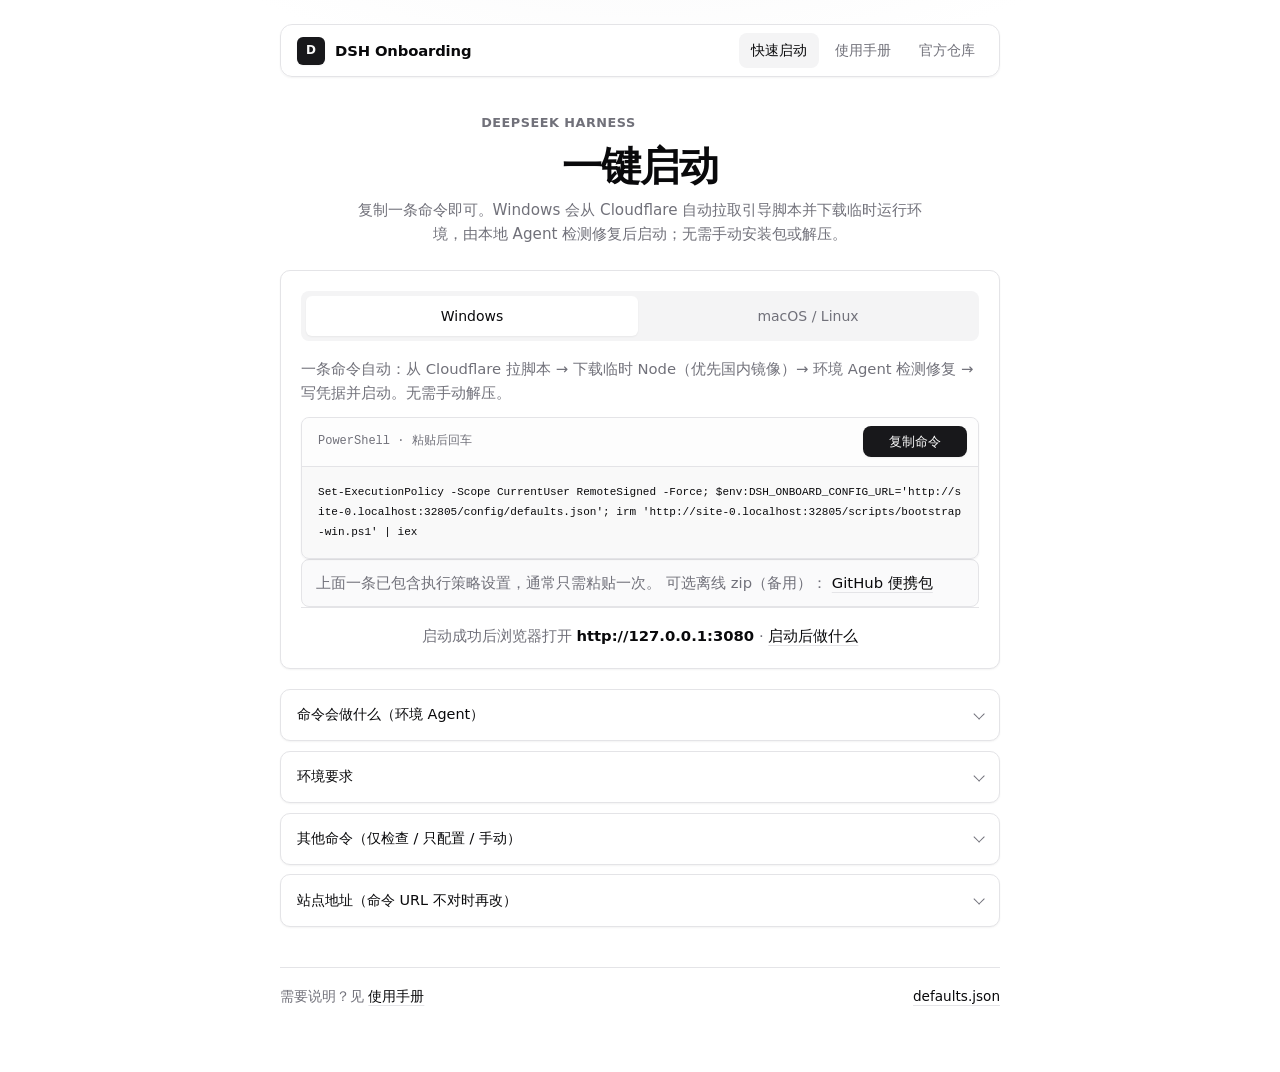
<file: index.html>
<!DOCTYPE html>
<html lang="zh-CN">
<head>
  <meta charset="UTF-8" />
  <meta name="viewport" content="width=device-width, initial-scale=1.0" />
  <title>DeepSeek Harness 快速启动</title>
  <meta name="description" content="一键检测本机环境、安装依赖、配置 API Key/端点并启动 DeepSeek Harness (dsh)。" />
  <link rel="stylesheet" href="./assets/styles.css" />
</head>
<body>
  <div class="shell shell-focus">
    <nav class="nav" aria-label="主导航">
      <a class="brand" href="./index.html">
        <span class="brand-mark">D</span>
        <span>DSH Onboarding</span>
      </a>
      <div class="nav-links">
        <a class="active" href="./index.html">快速启动</a>
        <a href="./guide.html">使用手册</a>
        <a href="https://github.com/deepseek-ai/deepseek-harness" target="_blank" rel="noreferrer">官方仓库</a>
      </div>
    </nav>

    <header class="hero hero-focus">
      <p class="eyebrow">DeepSeek Harness</p>
      <h1>一键启动</h1>
      <p class="hero-lead">复制一条命令即可。Windows 会从 Cloudflare 自动拉取引导脚本并下载临时运行环境，由本地 Agent 检测修复后启动；无需手动安装包或解压。</p>
    </header>

    <div id="placeholder-warning" class="callout warn" hidden>
      <strong>尚未写入真实 API Key。</strong>
      请编辑 <code>config/defaults.json</code> 后重新部署。
    </div>

    <!-- Primary focus: install command -->
    <section class="card card-focus" data-tabs>
      <div class="tabs tabs-lg" role="tablist" aria-label="操作系统">
        <button type="button" class="tab active" data-tab="win">Windows</button>
        <button type="button" class="tab" data-tab="unix">macOS / Linux</button>
      </div>

      <div class="panel active" data-panel="win">
        <p class="fold-note" style="margin-top:0;">一条命令自动：从 Cloudflare 拉脚本 → 下载临时 Node（优先国内镜像）→ 环境 Agent 检测修复 → 写凭据并启动。无需手动解压。</p>
        <div class="cmd-block cmd-block-lg">
          <div class="cmd-head">
            <span class="label">PowerShell · 粘贴后回车</span>
            <button type="button" class="btn primary" data-copy-target="cmd-windows">复制命令</button>
          </div>
          <pre><code id="cmd-windows"># 加载中…</code></pre>
        </div>
        <p class="hint">
          上面一条已包含执行策略设置，通常只需粘贴一次。
          可选离线 zip（备用）：
          <a href="https://github.com/agents-group/dsh-onboarding/releases/download/portable-win-latest/dsh-onboarding-windows-portable.zip">GitHub 便携包</a>
        </p>
      </div>

      <div class="panel" data-panel="unix">
        <div class="cmd-block cmd-block-lg">
          <div class="cmd-head">
            <span class="label">bash / zsh · 粘贴后回车</span>
            <button type="button" class="btn primary" data-copy-target="cmd-unix">复制命令</button>
          </div>
          <pre><code id="cmd-unix"># 加载中…</code></pre>
        </div>
        <p class="hint">仅在需要通过系统包管理器安装 Node.js 时可能请求 <code>sudo</code>。</p>
      </div>

      <p class="after-cmd">
        启动成功后浏览器打开
        <strong>http://127.0.0.1:<span id="cfg-port">3080</span></strong>
        · <a href="./guide.html#after-start">启动后做什么</a>
      </p>
    </section>

    <!-- Collapsed secondary info -->
    <div class="fold-stack">
      <details class="fold">
        <summary>命令会做什么（环境 Agent）</summary>
        <div class="fold-body">
          <p class="fold-note">脚本是本地 playbook Agent（不是云端大模型）：多轮 <strong>观察 → 诊断 → 处置 → 复检</strong>，按机器现状选修复路径。</p>
          <ol class="steps">
            <li>
              <div>
                <strong>观察</strong><br />
                <span>采集 OS、Node（<code id="cfg-node">^22.19 || &gt;=24</code>）、npm/npx、已有便携安装、凭据文件等事实。</span>
              </div>
            </li>
            <li>
              <div>
                <strong>诊断并自动修复</strong><br />
                <span>缺 Node → 便携包/包管理器；PATH 坏了 → 修复；缺凭据 → 写入；同一修复失败则换策略或给出人工步骤。</span>
              </div>
            </li>
            <li>
              <div>
                <strong>写入默认配置</strong><br />
                <span>Key → <code>~/.dsh/.credentials.yaml</code>；端点 → <code>~/.dsh/.env</code>。</span>
              </div>
            </li>
            <li>
              <div>
                <strong>启动 Web UI</strong><br />
                <span>环境就绪后执行 <code>npx -y <span id="cfg-package">@deepseek-ai/dsh</span> web</code>。</span>
              </div>
            </li>
          </ol>
          <div class="kv">
            <div class="kv-row">
              <div class="k">预置端点</div>
              <div class="v" id="cfg-baseurl">—</div>
            </div>
            <div class="kv-row">
              <div class="k">预置 API Key</div>
              <div class="v" id="cfg-apikey">—</div>
            </div>
            <div class="kv-row">
              <div class="k">产品</div>
              <div class="v muted" id="cfg-product">DeepSeek Harness</div>
            </div>
          </div>
        </div>
      </details>

      <details class="fold">
        <summary>环境要求</summary>
        <div class="fold-body">
          <ul class="plain-list">
            <li>Node.js <code>^22.19.0</code> 或 <code>&gt;=24.0.0</code>（脚本可尝试自动安装）</li>
            <li>可访问 npm registry（首次 <code>npx</code> 拉包）</li>
            <li>可访问预置模型端点</li>
            <li>Windows 10+（PowerShell 5.1+）/ macOS / 主流 Linux</li>
          </ul>
        </div>
      </details>

      <details class="fold">
        <summary>其他命令（仅检查 / 只配置 / 手动）</summary>
        <div class="fold-body fold-body-stack">
          <div data-tabs>
            <h3 class="fold-sub">仅检查环境</h3>
            <div class="tabs">
              <button type="button" class="tab active" data-tab="w">Windows</button>
              <button type="button" class="tab" data-tab="u">macOS / Linux</button>
            </div>
            <div class="panel active" data-panel="w">
              <div class="cmd-block">
                <div class="cmd-head">
                  <span class="label">check-only</span>
                  <button type="button" class="btn" data-copy-target="cmd-windows-check">复制</button>
                </div>
                <pre><code id="cmd-windows-check"></code></pre>
              </div>
            </div>
            <div class="panel" data-panel="u">
              <div class="cmd-block">
                <div class="cmd-head">
                  <span class="label">check-only</span>
                  <button type="button" class="btn" data-copy-target="cmd-unix-check">复制</button>
                </div>
                <pre><code id="cmd-unix-check"></code></pre>
              </div>
            </div>
          </div>

          <div data-tabs>
            <h3 class="fold-sub">只配置不启动</h3>
            <div class="tabs">
              <button type="button" class="tab active" data-tab="w2">Windows</button>
              <button type="button" class="tab" data-tab="u2">macOS / Linux</button>
            </div>
            <div class="panel active" data-panel="w2">
              <div class="cmd-block">
                <div class="cmd-head">
                  <span class="label">no-launch</span>
                  <button type="button" class="btn" data-copy-target="cmd-windows-nolaunch">复制</button>
                </div>
                <pre><code id="cmd-windows-nolaunch"></code></pre>
              </div>
            </div>
            <div class="panel" data-panel="u2">
              <div class="cmd-block">
                <div class="cmd-head">
                  <span class="label">no-launch</span>
                  <button type="button" class="btn" data-copy-target="cmd-unix-nolaunch">复制</button>
                </div>
                <pre><code id="cmd-unix-nolaunch"></code></pre>
              </div>
            </div>
          </div>

          <div>
            <h3 class="fold-sub">手动步骤</h3>
            <div class="cmd-block">
              <div class="cmd-head">
                <span class="label">manual</span>
                <button type="button" class="btn" data-copy-target="cmd-manual">复制</button>
              </div>
              <pre><code id="cmd-manual"></code></pre>
            </div>
          </div>
        </div>
      </details>

      <details class="fold">
        <summary>站点地址（命令 URL 不对时再改）</summary>
        <div class="fold-body">
          <p class="fold-note">默认使用当前页面地址生成命令。通过 <code>file://</code> 打开或反向代理改路径时，在此填写部署后的站点根 URL。</p>
          <form id="site-base-form" class="site-url-form">
            <label for="site-base-input">站点根 URL</label>
            <input id="site-base-input" type="url" placeholder="https://your-host/dsh-onboarding" autocomplete="off" />
            <div class="inline-actions">
              <button type="submit" class="btn primary">应用并刷新命令</button>
              <button type="button" class="btn" id="site-base-reset">恢复自动检测</button>
            </div>
          </form>
        </div>
      </details>
    </div>

    <footer class="footer">
      <span>需要说明？见 <a href="./guide.html">使用手册</a></span>
      <span><a href="./config/defaults.json">defaults.json</a></span>
    </footer>
  </div>
  <script src="./assets/app.js"></script>
</body>
</html>
</file>
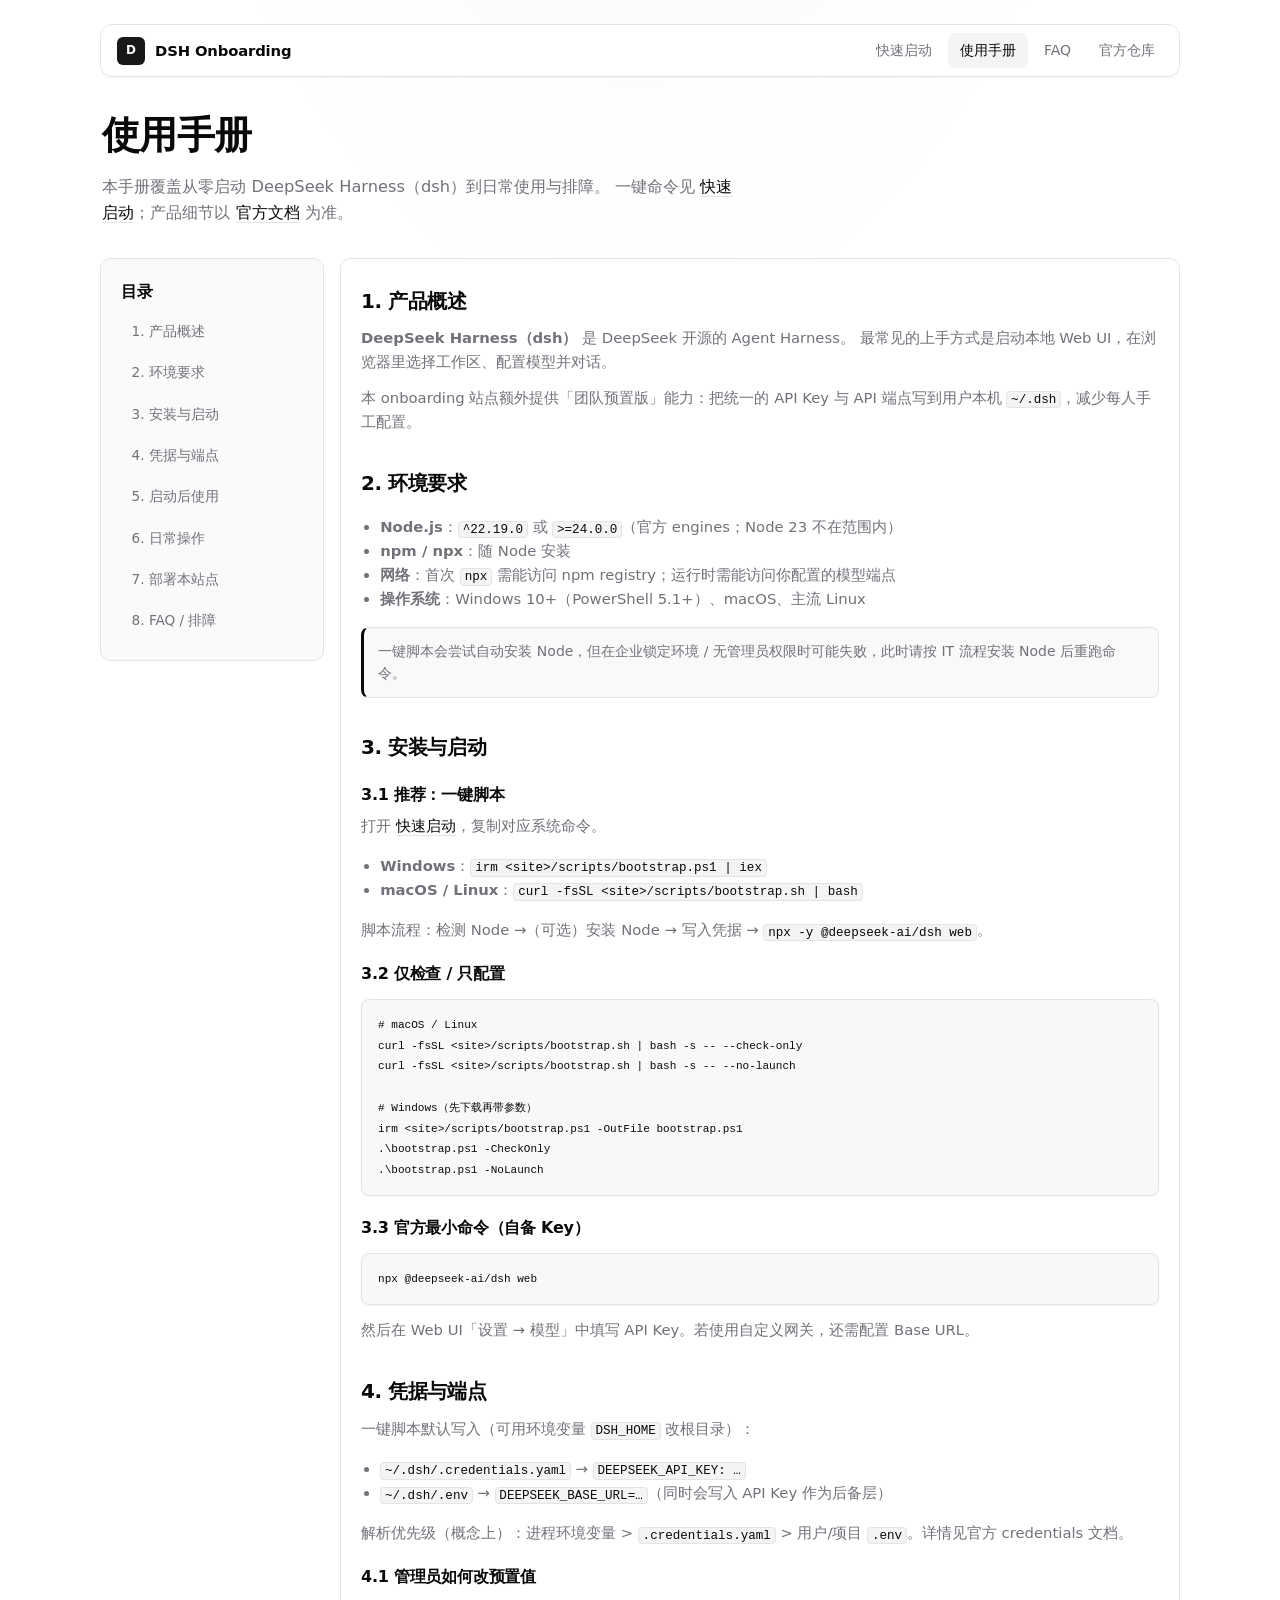
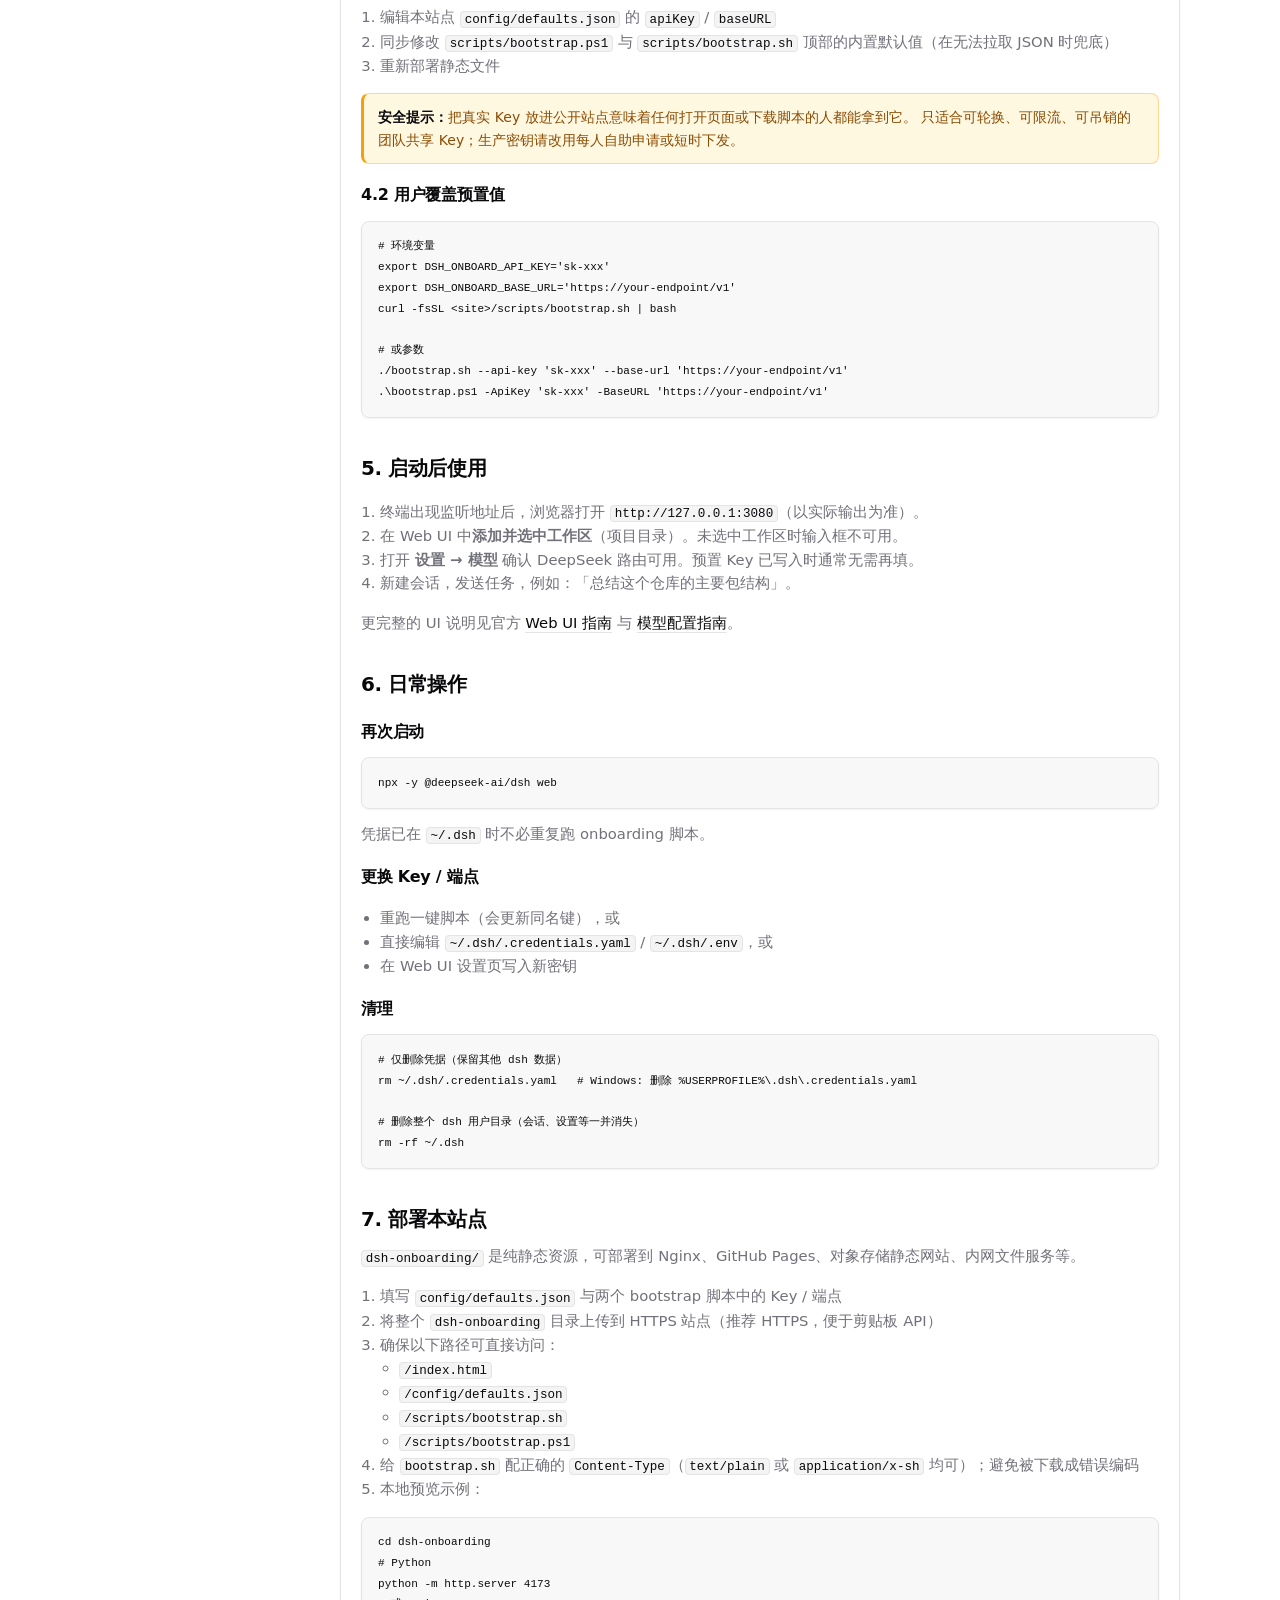
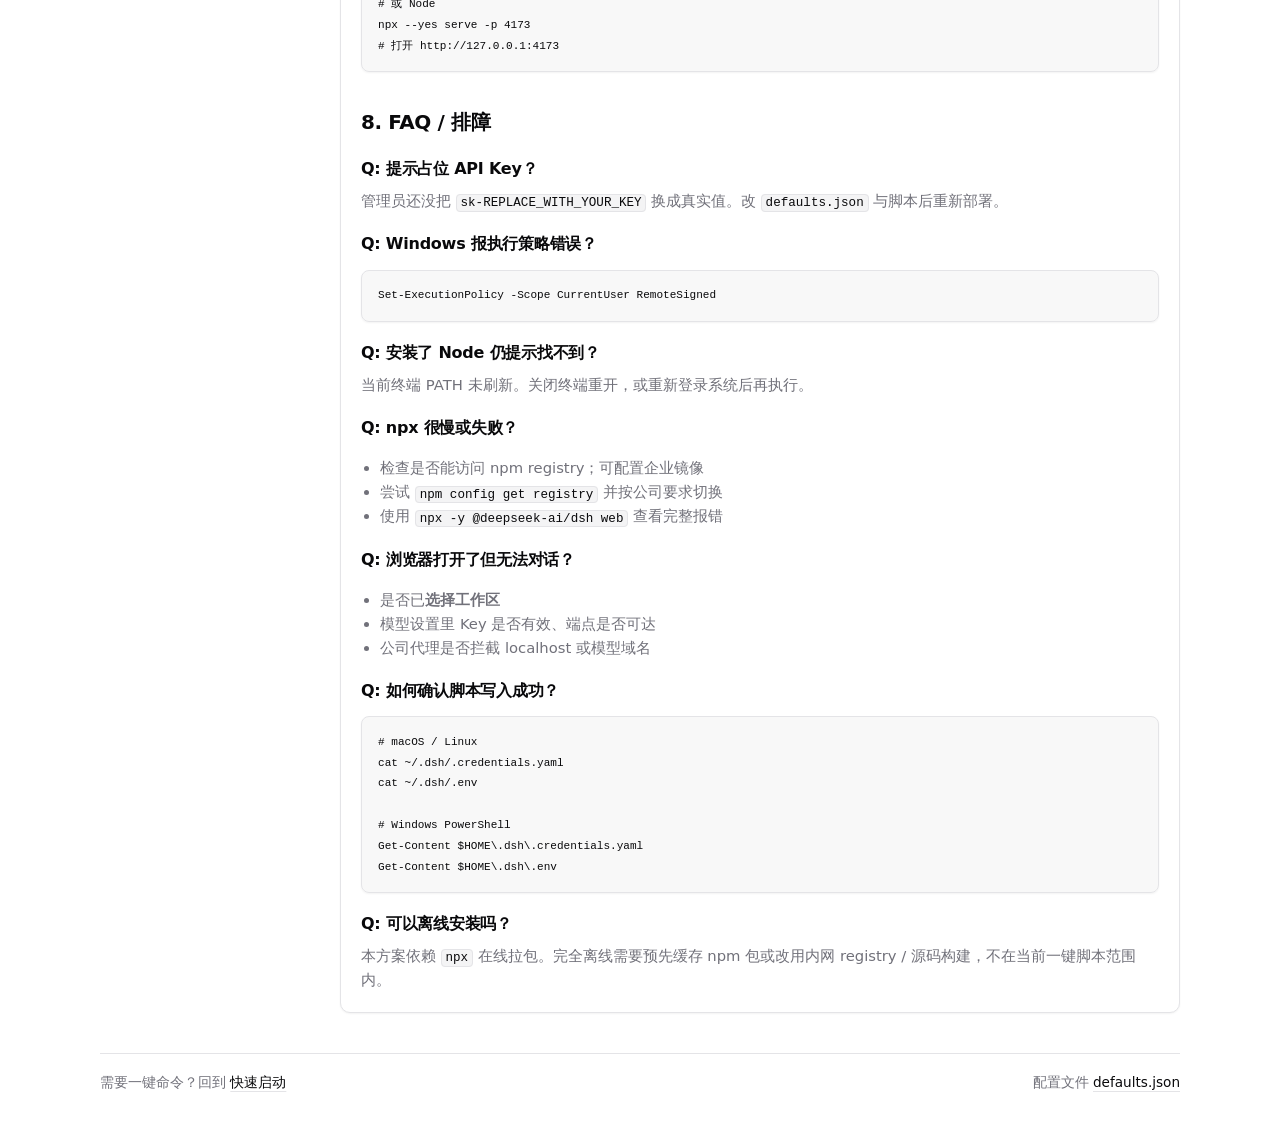
<file: guide.html>
<!DOCTYPE html>
<html lang="zh-CN">
<head>
  <meta charset="UTF-8" />
  <meta name="viewport" content="width=device-width, initial-scale=1.0" />
  <title>DeepSeek Harness 使用手册</title>
  <meta name="description" content="DeepSeek Harness 快速上手与运维手册：环境要求、一键安装、凭据位置、Web UI 使用与排障。" />
  <link rel="stylesheet" href="./assets/styles.css" />
</head>
<body>
  <div class="shell">
    <nav class="nav" aria-label="主导航">
      <a class="brand" href="./index.html">
        <span class="brand-mark">D</span>
        <span>DSH Onboarding</span>
      </a>
      <div class="nav-links">
        <a href="./index.html">快速启动</a>
        <a class="active" href="./guide.html">使用手册</a>
        <a href="#faq">FAQ</a>
        <a href="https://github.com/deepseek-ai/deepseek-harness" target="_blank" rel="noreferrer">官方仓库</a>
      </div>
    </nav>

    <header class="hero">
      <h1>使用手册</h1>
      <p>
        本手册覆盖从零启动 DeepSeek Harness（dsh）到日常使用与排障。
        一键命令见 <a href="./index.html">快速启动</a>；产品细节以
        <a href="https://github.com/deepseek-ai/deepseek-harness" target="_blank" rel="noreferrer">官方文档</a> 为准。
      </p>
    </header>

    <div class="guide-layout">
      <aside class="card soft guide-side">
        <h3>目录</h3>
        <nav class="toc">
          <a href="#overview">1. 产品概述</a>
          <a href="#requirements">2. 环境要求</a>
          <a href="#install">3. 安装与启动</a>
          <a href="#credentials">4. 凭据与端点</a>
          <a href="#after-start">5. 启动后使用</a>
          <a href="#ops">6. 日常操作</a>
          <a href="#deploy">7. 部署本站点</a>
          <a href="#faq">8. FAQ / 排障</a>
        </nav>
      </aside>

      <main class="card guide-main">
        <h2 id="overview">1. 产品概述</h2>
        <p>
          <strong>DeepSeek Harness（dsh）</strong> 是 DeepSeek 开源的 Agent Harness。
          最常见的上手方式是启动本地 Web UI，在浏览器里选择工作区、配置模型并对话。
        </p>
        <p>
          本 onboarding 站点额外提供「团队预置版」能力：把统一的 API Key 与 API 端点写到用户本机
          <code>~/.dsh</code>，减少每人手工配置。
        </p>

        <h2 id="requirements">2. 环境要求</h2>
        <ul>
          <li><strong>Node.js</strong>：<code>^22.19.0</code> 或 <code>&gt;=24.0.0</code>（官方 engines；Node 23 不在范围内）</li>
          <li><strong>npm / npx</strong>：随 Node 安装</li>
          <li><strong>网络</strong>：首次 <code>npx</code> 需能访问 npm registry；运行时需能访问你配置的模型端点</li>
          <li><strong>操作系统</strong>：Windows 10+（PowerShell 5.1+）、macOS、主流 Linux</li>
        </ul>
        <div class="callout">
          一键脚本会尝试自动安装 Node，但在企业锁定环境 / 无管理员权限时可能失败，此时请按 IT 流程安装 Node 后重跑命令。
        </div>

        <h2 id="install">3. 安装与启动</h2>
        <h3>3.1 推荐：一键脚本</h3>
        <p>打开 <a href="./index.html">快速启动</a>，复制对应系统命令。</p>
        <ul>
          <li><strong>Windows</strong>：<code>irm &lt;site&gt;/scripts/bootstrap.ps1 | iex</code></li>
          <li><strong>macOS / Linux</strong>：<code>curl -fsSL &lt;site&gt;/scripts/bootstrap.sh | bash</code></li>
        </ul>
        <p>脚本流程：检测 Node →（可选）安装 Node → 写入凭据 → <code>npx -y @deepseek-ai/dsh web</code>。</p>

        <h3>3.2 仅检查 / 只配置</h3>
        <pre><code># macOS / Linux
curl -fsSL &lt;site&gt;/scripts/bootstrap.sh | bash -s -- --check-only
curl -fsSL &lt;site&gt;/scripts/bootstrap.sh | bash -s -- --no-launch

# Windows（先下载再带参数）
irm &lt;site&gt;/scripts/bootstrap.ps1 -OutFile bootstrap.ps1
.\bootstrap.ps1 -CheckOnly
.\bootstrap.ps1 -NoLaunch</code></pre>

        <h3>3.3 官方最小命令（自备 Key）</h3>
        <pre><code>npx @deepseek-ai/dsh web</code></pre>
        <p>然后在 Web UI「设置 → 模型」中填写 API Key。若使用自定义网关，还需配置 Base URL。</p>

        <h2 id="credentials">4. 凭据与端点</h2>
        <p>一键脚本默认写入（可用环境变量 <code>DSH_HOME</code> 改根目录）：</p>
        <ul>
          <li><code>~/.dsh/.credentials.yaml</code> → <code>DEEPSEEK_API_KEY: …</code></li>
          <li><code>~/.dsh/.env</code> → <code>DEEPSEEK_BASE_URL=…</code>（同时会写入 API Key 作为后备层）</li>
        </ul>
        <p>解析优先级（概念上）：进程环境变量 &gt; <code>.credentials.yaml</code> &gt; 用户/项目 <code>.env</code>。详情见官方 credentials 文档。</p>

        <h3>4.1 管理员如何改预置值</h3>
        <ol>
          <li>编辑本站点 <code>config/defaults.json</code> 的 <code>apiKey</code> / <code>baseURL</code></li>
          <li>同步修改 <code>scripts/bootstrap.ps1</code> 与 <code>scripts/bootstrap.sh</code> 顶部的内置默认值（在无法拉取 JSON 时兜底）</li>
          <li>重新部署静态文件</li>
        </ol>
        <div class="callout warn">
          <strong>安全提示：</strong>把真实 Key 放进公开站点意味着任何打开页面或下载脚本的人都能拿到它。
          只适合可轮换、可限流、可吊销的团队共享 Key；生产密钥请改用每人自助申请或短时下发。
        </div>

        <h3>4.2 用户覆盖预置值</h3>
        <pre><code># 环境变量
export DSH_ONBOARD_API_KEY='sk-xxx'
export DSH_ONBOARD_BASE_URL='https://your-endpoint/v1'
curl -fsSL &lt;site&gt;/scripts/bootstrap.sh | bash

# 或参数
./bootstrap.sh --api-key 'sk-xxx' --base-url 'https://your-endpoint/v1'
.\bootstrap.ps1 -ApiKey 'sk-xxx' -BaseURL 'https://your-endpoint/v1'</code></pre>

        <h2 id="after-start">5. 启动后使用</h2>
        <ol>
          <li>终端出现监听地址后，浏览器打开 <code>http://127.0.0.1:3080</code>（以实际输出为准）。</li>
          <li>在 Web UI 中<strong>添加并选中工作区</strong>（项目目录）。未选中工作区时输入框不可用。</li>
          <li>打开 <strong>设置 → 模型</strong> 确认 DeepSeek 路由可用。预置 Key 已写入时通常无需再填。</li>
          <li>新建会话，发送任务，例如：「总结这个仓库的主要包结构」。</li>
        </ol>
        <p>
          更完整的 UI 说明见官方
          <a href="https://github.com/deepseek-ai/deepseek-harness/blob/master/docs/user/guide/index.zh.md" target="_blank" rel="noreferrer">Web UI 指南</a>
          与
          <a href="https://github.com/deepseek-ai/deepseek-harness/blob/master/docs/user/guide/providers.zh.md" target="_blank" rel="noreferrer">模型配置指南</a>。
        </p>

        <h2 id="ops">6. 日常操作</h2>
        <h3>再次启动</h3>
        <pre><code>npx -y @deepseek-ai/dsh web</code></pre>
        <p>凭据已在 <code>~/.dsh</code> 时不必重复跑 onboarding 脚本。</p>

        <h3>更换 Key / 端点</h3>
        <ul>
          <li>重跑一键脚本（会更新同名键），或</li>
          <li>直接编辑 <code>~/.dsh/.credentials.yaml</code> / <code>~/.dsh/.env</code>，或</li>
          <li>在 Web UI 设置页写入新密钥</li>
        </ul>

        <h3>清理</h3>
        <pre><code># 仅删除凭据（保留其他 dsh 数据）
rm ~/.dsh/.credentials.yaml   # Windows: 删除 %USERPROFILE%\.dsh\.credentials.yaml

# 删除整个 dsh 用户目录（会话、设置等一并消失）
rm -rf ~/.dsh</code></pre>

        <h2 id="deploy">7. 部署本站点</h2>
        <p><code>dsh-onboarding/</code> 是纯静态资源，可部署到 Nginx、GitHub Pages、对象存储静态网站、内网文件服务等。</p>
        <ol>
          <li>填写 <code>config/defaults.json</code> 与两个 bootstrap 脚本中的 Key / 端点</li>
          <li>将整个 <code>dsh-onboarding</code> 目录上传到 HTTPS 站点（推荐 HTTPS，便于剪贴板 API）</li>
          <li>确保以下路径可直接访问：
            <ul>
              <li><code>/index.html</code></li>
              <li><code>/config/defaults.json</code></li>
              <li><code>/scripts/bootstrap.sh</code></li>
              <li><code>/scripts/bootstrap.ps1</code></li>
            </ul>
          </li>
          <li>给 <code>bootstrap.sh</code> 配正确的 <code>Content-Type</code>（<code>text/plain</code> 或 <code>application/x-sh</code> 均可）；避免被下载成错误编码</li>
          <li>本地预览示例：</li>
        </ol>
        <pre><code>cd dsh-onboarding
# Python
python -m http.server 4173
# 或 Node
npx --yes serve -p 4173
# 打开 http://127.0.0.1:4173</code></pre>

        <h2 id="faq">8. FAQ / 排障</h2>
        <h3>Q: 提示占位 API Key？</h3>
        <p>管理员还没把 <code>sk-REPLACE_WITH_YOUR_KEY</code> 换成真实值。改 <code>defaults.json</code> 与脚本后重新部署。</p>

        <h3>Q: Windows 报执行策略错误？</h3>
        <pre><code>Set-ExecutionPolicy -Scope CurrentUser RemoteSigned</code></pre>

        <h3>Q: 安装了 Node 仍提示找不到？</h3>
        <p>当前终端 PATH 未刷新。关闭终端重开，或重新登录系统后再执行。</p>

        <h3>Q: npx 很慢或失败？</h3>
        <ul>
          <li>检查是否能访问 npm registry；可配置企业镜像</li>
          <li>尝试 <code>npm config get registry</code> 并按公司要求切换</li>
          <li>使用 <code>npx -y @deepseek-ai/dsh web</code> 查看完整报错</li>
        </ul>

        <h3>Q: 浏览器打开了但无法对话？</h3>
        <ul>
          <li>是否已<strong>选择工作区</strong></li>
          <li>模型设置里 Key 是否有效、端点是否可达</li>
          <li>公司代理是否拦截 localhost 或模型域名</li>
        </ul>

        <h3>Q: 如何确认脚本写入成功？</h3>
        <pre><code># macOS / Linux
cat ~/.dsh/.credentials.yaml
cat ~/.dsh/.env

# Windows PowerShell
Get-Content $HOME\.dsh\.credentials.yaml
Get-Content $HOME\.dsh\.env</code></pre>

        <h3>Q: 可以离线安装吗？</h3>
        <p>
          本方案依赖 <code>npx</code> 在线拉包。完全离线需要预先缓存 npm 包或改用内网 registry / 源码构建，不在当前一键脚本范围内。
        </p>
      </main>
    </div>

    <footer class="footer">
      <span>需要一键命令？回到 <a href="./index.html">快速启动</a></span>
      <span>配置文件 <a href="./config/defaults.json">defaults.json</a></span>
    </footer>
  </div>
  <script src="./assets/app.js"></script>
</body>
</html>
</file>
<file: assets/styles.css>
/* shadcn/ui-inspired light theme (zinc) */
:root {
  --background: 0 0% 100%;
  --foreground: 240 10% 3.9%;
  --card: 0 0% 100%;
  --card-foreground: 240 10% 3.9%;
  --popover: 0 0% 100%;
  --popover-foreground: 240 10% 3.9%;
  --primary: 240 5.9% 10%;
  --primary-foreground: 0 0% 98%;
  --secondary: 240 4.8% 95.9%;
  --secondary-foreground: 240 5.9% 10%;
  --muted: 240 4.8% 95.9%;
  --muted-foreground: 240 3.8% 46.1%;
  --accent: 240 4.8% 95.9%;
  --accent-foreground: 240 5.9% 10%;
  --destructive: 0 84.2% 60.2%;
  --destructive-foreground: 0 0% 98%;
  --border: 240 5.9% 90%;
  --input: 240 5.9% 90%;
  --ring: 240 5.9% 10%;
  --success: 142 76% 36%;
  --warning: 38 92% 50%;
  --radius: 0.5rem;
  --font: ui-sans-serif, system-ui, -apple-system, "Segoe UI", "PingFang SC",
    "Hiragino Sans GB", "Microsoft YaHei", "Noto Sans SC", sans-serif;
  --mono: ui-monospace, "Cascadia Code", "SF Mono", Menlo, Consolas, monospace;
  --shadow-sm: 0 1px 2px 0 rgb(0 0 0 / 0.05);
  --shadow: 0 1px 3px 0 rgb(0 0 0 / 0.1), 0 1px 2px -1px rgb(0 0 0 / 0.1);
  --shadow-md: 0 4px 6px -1px rgb(0 0 0 / 0.1), 0 2px 4px -2px rgb(0 0 0 / 0.1);
}

* { box-sizing: border-box; }
html { scroll-behavior: smooth; }

body {
  margin: 0;
  min-height: 100vh;
  font-family: var(--font);
  color: hsl(var(--foreground));
  background-color: hsl(var(--background));
  background-image:
    radial-gradient(ellipse 80% 50% at 50% -20%, hsl(240 4.8% 95.9% / 0.9), transparent 55%);
  line-height: 1.6;
  -webkit-font-smoothing: antialiased;
  -moz-osx-font-smoothing: grayscale;
}

a {
  color: hsl(var(--foreground));
  text-decoration: underline;
  text-underline-offset: 4px;
  text-decoration-color: hsl(var(--border));
  transition: text-decoration-color 0.15s ease;
}
a:hover { text-decoration-color: hsl(var(--foreground)); }

.shell {
  width: min(1080px, calc(100% - 2rem));
  margin: 0 auto;
  padding: 1.5rem 0 4rem;
}
.shell-focus {
  width: min(720px, calc(100% - 2rem));
}

/* ----- Nav (shadcn header style) ----- */
.nav {
  display: flex;
  align-items: center;
  justify-content: space-between;
  gap: 1rem;
  margin-bottom: 2rem;
  padding: 0.5rem 0.75rem 0.5rem 1rem;
  background: hsl(var(--background) / 0.85);
  border: 1px solid hsl(var(--border));
  border-radius: calc(var(--radius) + 4px);
  box-shadow: var(--shadow-sm);
  backdrop-filter: blur(8px);
  position: sticky;
  top: 0.75rem;
  z-index: 20;
}

.brand {
  display: flex;
  align-items: center;
  gap: 0.625rem;
  color: hsl(var(--foreground));
  text-decoration: none;
  font-weight: 600;
  font-size: 0.925rem;
  letter-spacing: -0.01em;
}
.brand:hover { text-decoration: none; opacity: 0.9; }

.brand-mark {
  width: 1.75rem;
  height: 1.75rem;
  border-radius: calc(var(--radius) - 2px);
  background: hsl(var(--primary));
  color: hsl(var(--primary-foreground));
  display: grid;
  place-items: center;
  font-size: 0.75rem;
  font-weight: 700;
  box-shadow: var(--shadow-sm);
}

.nav-links {
  display: flex;
  flex-wrap: wrap;
  gap: 0.25rem;
  align-items: center;
}
.nav-links a {
  color: hsl(var(--muted-foreground));
  text-decoration: none;
  padding: 0.4rem 0.75rem;
  border-radius: var(--radius);
  font-size: 0.875rem;
  font-weight: 500;
  transition: background 0.15s ease, color 0.15s ease;
}
.nav-links a:hover {
  color: hsl(var(--foreground));
  background: hsl(var(--accent));
  text-decoration: none;
}
.nav-links a.active {
  color: hsl(var(--foreground));
  background: hsl(var(--secondary));
}

/* ----- Hero ----- */
.hero {
  display: grid;
  gap: 1rem;
  margin-bottom: 1.75rem;
  padding: 0.25rem 0.15rem;
}
.hero-focus {
  text-align: center;
  gap: 0.5rem;
  margin-bottom: 1.25rem;
}
.hero-focus .eyebrow {
  margin: 0;
  font-size: 0.8rem;
  font-weight: 600;
  letter-spacing: 0.04em;
  text-transform: uppercase;
  color: hsl(var(--muted-foreground));
}
.hero-focus .hero-lead {
  margin: 0 auto;
  max-width: 36rem;
  color: hsl(var(--muted-foreground));
  font-size: 0.95rem;
}
.hero h1 {
  margin: 0;
  font-size: clamp(1.75rem, 4vw, 2.35rem);
  line-height: 1.2;
  letter-spacing: -0.025em;
  font-weight: 700;
  color: hsl(var(--foreground));
}
.hero-focus h1 {
  font-size: clamp(1.85rem, 5vw, 2.5rem);
}
.hero p {
  margin: 0;
  max-width: 62ch;
  color: hsl(var(--muted-foreground));
  font-size: 1.015rem;
}

/* Focused install card */
.card-focus {
  padding: 1.35rem 1.35rem 1.15rem;
  box-shadow: var(--shadow-md);
}
.card-focus .tabs-lg {
  width: 100%;
  margin-bottom: 1rem;
  justify-content: stretch;
}
.card-focus .tabs-lg .tab {
  flex: 1;
  text-align: center;
  padding: 0.55rem 0.85rem;
  font-size: 0.875rem;
}
.cmd-block-lg pre {
  font-size: 0.875rem;
  padding: 1.1rem 1.15rem 1.2rem;
  min-height: 4.5rem;
}
.cmd-block-lg .cmd-head {
  padding: 0.55rem 0.7rem 0.55rem 1rem;
}
.cmd-block-lg .btn.primary {
  min-width: 6.5rem;
}
.hint {
  margin: 1rem 0 0.35rem;
  padding: 0.75rem 0.9rem;
  color: hsl(var(--muted-foreground));
  font-size: 0.8rem;
  line-height: 1.5;
  background: hsl(var(--muted) / 0.45);
  border: 1px solid hsl(var(--border));
  border-radius: var(--radius);
}
.hint code {
  font-size: 0.85em;
}
.after-cmd {
  margin: 1.15rem 0 0;
  padding-top: 1rem;
  border-top: 1px solid hsl(var(--border));
  text-align: center;
  color: hsl(var(--muted-foreground));
  font-size: 0.875rem;
}
.after-cmd strong {
  color: hsl(var(--foreground));
  font-weight: 600;
}
.after-cmd a {
  font-weight: 500;
}

/* Collapsible folds */
.fold-stack {
  display: grid;
  gap: 0.6rem;
  margin-top: 1.25rem;
}
.fold {
  border: 1px solid hsl(var(--border));
  border-radius: calc(var(--radius) + 2px);
  background: hsl(var(--card));
  box-shadow: var(--shadow-sm);
  overflow: hidden;
}
.fold > summary {
  list-style: none;
  cursor: pointer;
  user-select: none;
  padding: 0.85rem 1rem;
  font-size: 0.9rem;
  font-weight: 500;
  color: hsl(var(--foreground));
  display: flex;
  align-items: center;
  justify-content: space-between;
  gap: 0.75rem;
  transition: background 0.15s ease;
}
.fold > summary::-webkit-details-marker { display: none; }
.fold > summary::after {
  content: "";
  width: 0.45rem;
  height: 0.45rem;
  border-right: 1.5px solid hsl(var(--muted-foreground));
  border-bottom: 1.5px solid hsl(var(--muted-foreground));
  transform: rotate(45deg);
  transition: transform 0.15s ease;
  flex-shrink: 0;
  margin-top: -0.15rem;
}
.fold[open] > summary::after {
  transform: rotate(225deg);
  margin-top: 0.15rem;
}
.fold > summary:hover {
  background: hsl(var(--muted) / 0.45);
}
.fold-body {
  padding: 0 1rem 1rem;
  border-top: 1px solid hsl(var(--border));
  padding-top: 0.9rem;
}
.fold-body-stack {
  display: grid;
  gap: 1.15rem;
}
.fold-sub {
  margin: 0 0 0.5rem;
  font-size: 0.85rem;
  font-weight: 600;
  color: hsl(var(--foreground));
}
.fold-note {
  margin: 0 0 0.75rem;
  color: hsl(var(--muted-foreground));
  font-size: 0.85rem;
}
.plain-list {
  margin: 0;
  padding-left: 1.15rem;
  color: hsl(var(--muted-foreground));
  font-size: 0.9rem;
}
.plain-list li + li { margin-top: 0.35rem; }
.plain-list code {
  font-family: var(--mono);
  font-size: 0.85em;
  background: hsl(var(--muted));
  border: 1px solid hsl(var(--border));
  padding: 0.05em 0.3em;
  border-radius: 0.25rem;
  color: hsl(var(--foreground));
}

.badge-row {
  display: flex;
  flex-wrap: wrap;
  gap: 0.5rem;
}
.badge {
  display: inline-flex;
  align-items: center;
  gap: 0.35rem;
  padding: 0.2rem 0.65rem;
  border-radius: 999px;
  border: 1px solid hsl(var(--border));
  background: hsl(var(--background));
  color: hsl(var(--muted-foreground));
  font-size: 0.75rem;
  font-weight: 500;
  box-shadow: var(--shadow-sm);
}
.badge strong {
  color: hsl(var(--foreground));
  font-weight: 600;
}

/* ----- Layout ----- */
.grid-2 {
  display: grid;
  grid-template-columns: repeat(2, minmax(0, 1fr));
  gap: 1rem;
}
@media (max-width: 820px) {
  .grid-2 { grid-template-columns: 1fr; }
  .nav {
    border-radius: var(--radius);
    flex-direction: column;
    align-items: stretch;
  }
  .nav-links { justify-content: flex-start; }
}

/* ----- Card ----- */
.card {
  background: hsl(var(--card));
  color: hsl(var(--card-foreground));
  border: 1px solid hsl(var(--border));
  border-radius: calc(var(--radius) + 2px);
  padding: 1.25rem;
  box-shadow: var(--shadow-sm);
}
.card h2,
.card h3 {
  margin: 0 0 0.5rem;
  letter-spacing: -0.015em;
  font-weight: 600;
}
.card h2 { font-size: 1.125rem; }
.card h3 { font-size: 1rem; }
.card p {
  margin: 0 0 0.75rem;
  color: hsl(var(--muted-foreground));
  font-size: 0.925rem;
}
.card p:last-child { margin-bottom: 0; }
.card.soft {
  background: hsl(var(--muted) / 0.45);
  box-shadow: none;
}

/* ----- Steps ----- */
.steps {
  display: grid;
  gap: 0.625rem;
  margin: 0;
  padding: 0;
  list-style: none;
  counter-reset: step;
}
.steps li {
  display: grid;
  grid-template-columns: 2rem 1fr;
  gap: 0.75rem;
  align-items: start;
  padding: 0.75rem;
  border-radius: var(--radius);
  background: hsl(var(--background));
  border: 1px solid hsl(var(--border));
}
.steps li::before {
  counter-increment: step;
  content: counter(step);
  width: 2rem;
  height: 2rem;
  border-radius: calc(var(--radius) - 2px);
  display: grid;
  place-items: center;
  background: hsl(var(--secondary));
  color: hsl(var(--secondary-foreground));
  font-weight: 600;
  font-size: 0.8rem;
  border: 1px solid hsl(var(--border));
}
.steps strong {
  color: hsl(var(--foreground));
  font-size: 0.9rem;
}
.steps span {
  color: hsl(var(--muted-foreground));
  font-size: 0.85rem;
}
.steps code {
  font-family: var(--mono);
  font-size: 0.8em;
  background: hsl(var(--muted));
  border: 1px solid hsl(var(--border));
  padding: 0.05em 0.3em;
  border-radius: 0.25rem;
}

/* ----- Command block ----- */
.cmd-block {
  position: relative;
  margin: 0.75rem 0 0;
  border: 1px solid hsl(var(--border));
  border-radius: var(--radius);
  background: hsl(var(--muted) / 0.55);
  overflow: hidden;
  box-shadow: var(--shadow-sm);
}
.cmd-head {
  display: flex;
  align-items: center;
  justify-content: space-between;
  gap: 0.5rem;
  padding: 0.45rem 0.6rem 0.45rem 0.85rem;
  border-bottom: 1px solid hsl(var(--border));
  background: hsl(var(--background) / 0.7);
}
.cmd-head .label {
  color: hsl(var(--muted-foreground));
  font-size: 0.75rem;
  font-family: var(--mono);
}
.cmd-block pre {
  margin: 0;
  padding: 0.9rem 1rem 1rem;
  overflow-x: auto;
  font-family: var(--mono);
  font-size: 0.8125rem;
  line-height: 1.55;
  color: hsl(var(--foreground));
  white-space: pre-wrap;
  word-break: break-all;
}
.cmd-block code { font-family: inherit; }

/* ----- Buttons (shadcn button variants) ----- */
.btn {
  appearance: none;
  border: 1px solid hsl(var(--input));
  background: hsl(var(--background));
  color: hsl(var(--foreground));
  border-radius: var(--radius);
  padding: 0.4rem 0.75rem;
  font: inherit;
  font-size: 0.8125rem;
  font-weight: 500;
  cursor: pointer;
  transition: background 0.15s ease, color 0.15s ease, border-color 0.15s ease, box-shadow 0.15s ease;
  display: inline-flex;
  align-items: center;
  justify-content: center;
  gap: 0.35rem;
  line-height: 1.25;
  box-shadow: var(--shadow-sm);
  text-decoration: none;
}
.btn:hover {
  background: hsl(var(--accent));
  color: hsl(var(--accent-foreground));
  text-decoration: none;
}
.btn:focus-visible {
  outline: none;
  box-shadow: 0 0 0 2px hsl(var(--background)), 0 0 0 4px hsl(var(--ring));
}
.btn.primary {
  background: hsl(var(--primary));
  border-color: transparent;
  color: hsl(var(--primary-foreground));
}
.btn.primary:hover {
  background: hsl(var(--primary) / 0.9);
  color: hsl(var(--primary-foreground));
}
.btn.copied {
  border-color: hsl(var(--success) / 0.4);
  color: hsl(var(--success));
  background: hsl(142 76% 36% / 0.08);
}

/* ----- Tabs (shadcn-like pills / muted track) ----- */
.tabs {
  display: inline-flex;
  flex-wrap: wrap;
  gap: 0.25rem;
  margin-bottom: 0.75rem;
  padding: 0.25rem;
  border-radius: var(--radius);
  background: hsl(var(--muted));
  border: 1px solid transparent;
}
.tab {
  border: none;
  background: transparent;
  color: hsl(var(--muted-foreground));
  border-radius: calc(var(--radius) - 2px);
  padding: 0.4rem 0.85rem;
  cursor: pointer;
  font: inherit;
  font-size: 0.8125rem;
  font-weight: 500;
  transition: background 0.15s ease, color 0.15s ease, box-shadow 0.15s ease;
}
.tab:hover { color: hsl(var(--foreground)); }
.tab.active {
  color: hsl(var(--foreground));
  background: hsl(var(--background));
  box-shadow: var(--shadow-sm);
}

.panel { display: none; }
.panel.active { display: block; }

/* ----- Key / value rows ----- */
.kv {
  display: grid;
  gap: 0.5rem;
  margin-top: 0.75rem;
}
.kv-row {
  display: grid;
  grid-template-columns: 8.5rem 1fr;
  gap: 0.65rem;
  padding: 0.65rem 0.75rem;
  border-radius: var(--radius);
  background: hsl(var(--background));
  border: 1px solid hsl(var(--border));
  font-size: 0.85rem;
}
.kv-row .k {
  color: hsl(var(--muted-foreground));
  font-weight: 500;
}
.kv-row .v {
  font-family: var(--mono);
  color: hsl(var(--foreground));
  word-break: break-all;
  font-size: 0.8rem;
}
.kv-row .v.muted {
  color: hsl(var(--muted-foreground));
  font-family: var(--font);
  font-size: 0.85rem;
}
.kv-row code {
  font-family: var(--mono);
  font-size: 0.8em;
  background: hsl(var(--muted));
  padding: 0.05em 0.3em;
  border-radius: 0.25rem;
}

/* ----- Callouts / Alerts ----- */
.callout {
  border: 1px solid hsl(var(--border));
  border-left: 3px solid hsl(var(--foreground));
  background: hsl(var(--muted) / 0.5);
  padding: 0.75rem 0.9rem;
  border-radius: var(--radius);
  color: hsl(var(--muted-foreground));
  margin: 0.75rem 0;
  font-size: 0.875rem;
}
.callout.warn {
  border-color: hsl(var(--warning) / 0.35);
  border-left-color: hsl(var(--warning));
  background: hsl(48 96% 89% / 0.55);
  color: hsl(32 95% 28%);
}
.callout.ok {
  border-color: hsl(var(--success) / 0.3);
  border-left-color: hsl(var(--success));
  background: hsl(142 76% 36% / 0.08);
  color: hsl(144 61% 20%);
}
.callout strong { color: hsl(var(--foreground)); }
.callout code {
  font-family: var(--mono);
  font-size: 0.85em;
  background: hsl(var(--background) / 0.7);
  border: 1px solid hsl(var(--border));
  padding: 0.05em 0.3em;
  border-radius: 0.25rem;
}

.section { margin-top: 1.75rem; }
.section > h2 {
  margin: 0 0 0.85rem;
  font-size: 1.2rem;
  letter-spacing: -0.02em;
  font-weight: 600;
}

/* ----- Guide ----- */
.toc {
  display: grid;
  gap: 0.2rem;
}
.toc a {
  color: hsl(var(--muted-foreground));
  text-decoration: none;
  padding: 0.45rem 0.6rem;
  border-radius: var(--radius);
  font-size: 0.85rem;
  font-weight: 500;
  border: 1px solid transparent;
}
.toc a:hover {
  color: hsl(var(--foreground));
  background: hsl(var(--accent));
  text-decoration: none;
}

.guide-layout {
  display: grid;
  grid-template-columns: 14rem 1fr;
  gap: 1rem;
  align-items: start;
}
@media (max-width: 900px) {
  .guide-layout { grid-template-columns: 1fr; }
  .guide-side { position: static !important; }
}
.guide-side {
  position: sticky;
  top: 5rem;
}
.guide-main h2 {
  margin: 1.75rem 0 0.6rem;
  padding-top: 0.35rem;
  scroll-margin-top: 5.5rem;
  font-size: 1.25rem;
  letter-spacing: -0.02em;
  font-weight: 600;
  color: hsl(var(--foreground));
}
.guide-main h2:first-child { margin-top: 0; }
.guide-main h3 {
  margin: 1.15rem 0 0.45rem;
  color: hsl(var(--foreground));
  font-size: 1rem;
  font-weight: 600;
  scroll-margin-top: 5.5rem;
}
.guide-main p,
.guide-main li {
  color: hsl(var(--muted-foreground));
  font-size: 0.925rem;
}
.guide-main ul,
.guide-main ol { padding-left: 1.2rem; }
.guide-main code {
  font-family: var(--mono);
  font-size: 0.85em;
  background: hsl(var(--muted));
  border: 1px solid hsl(var(--border));
  padding: 0.1em 0.35em;
  border-radius: 0.25rem;
  color: hsl(var(--foreground));
}
.guide-main pre {
  background: hsl(var(--muted) / 0.65);
  border: 1px solid hsl(var(--border));
  border-radius: var(--radius);
  padding: 0.9rem 1rem;
  overflow-x: auto;
  font-family: var(--mono);
  font-size: 0.8125rem;
  color: hsl(var(--foreground));
  box-shadow: var(--shadow-sm);
}
.guide-main pre code {
  background: none;
  border: none;
  padding: 0;
}

/* ----- Footer / forms ----- */
.footer {
  margin-top: 2.5rem;
  padding-top: 1.15rem;
  border-top: 1px solid hsl(var(--border));
  color: hsl(var(--muted-foreground));
  font-size: 0.85rem;
  display: flex;
  flex-wrap: wrap;
  gap: 0.65rem 1.15rem;
  justify-content: space-between;
}
.footer a {
  color: hsl(var(--foreground));
  font-weight: 500;
}

.inline-actions {
  display: flex;
  flex-wrap: wrap;
  gap: 0.5rem;
  margin-top: 0.9rem;
}
.inline-actions a.btn { text-decoration: none; }

.site-url-form {
  display: grid;
  gap: 0.5rem;
  margin-top: 0.5rem;
}
.site-url-form label {
  color: hsl(var(--muted-foreground));
  font-size: 0.825rem;
  font-weight: 500;
}
.site-url-form input {
  width: 100%;
  border: 1px solid hsl(var(--input));
  background: hsl(var(--background));
  color: hsl(var(--foreground));
  border-radius: var(--radius);
  padding: 0.55rem 0.75rem;
  font-family: var(--mono);
  font-size: 0.85rem;
  box-shadow: var(--shadow-sm);
  transition: border-color 0.15s ease, box-shadow 0.15s ease;
}
.site-url-form input::placeholder {
  color: hsl(var(--muted-foreground) / 0.7);
}
.site-url-form input:focus {
  outline: none;
  border-color: hsl(var(--ring));
  box-shadow: 0 0 0 2px hsl(var(--background)), 0 0 0 4px hsl(var(--ring) / 0.25);
}

/* Inline code in cards (outside guide-main) */
.card code {
  font-family: var(--mono);
  font-size: 0.85em;
  background: hsl(var(--muted));
  border: 1px solid hsl(var(--border));
  padding: 0.05em 0.3em;
  border-radius: 0.25rem;
  color: hsl(var(--foreground));
}
.cmd-block code {
  background: none;
  border: none;
  padding: 0;
}
</file>
